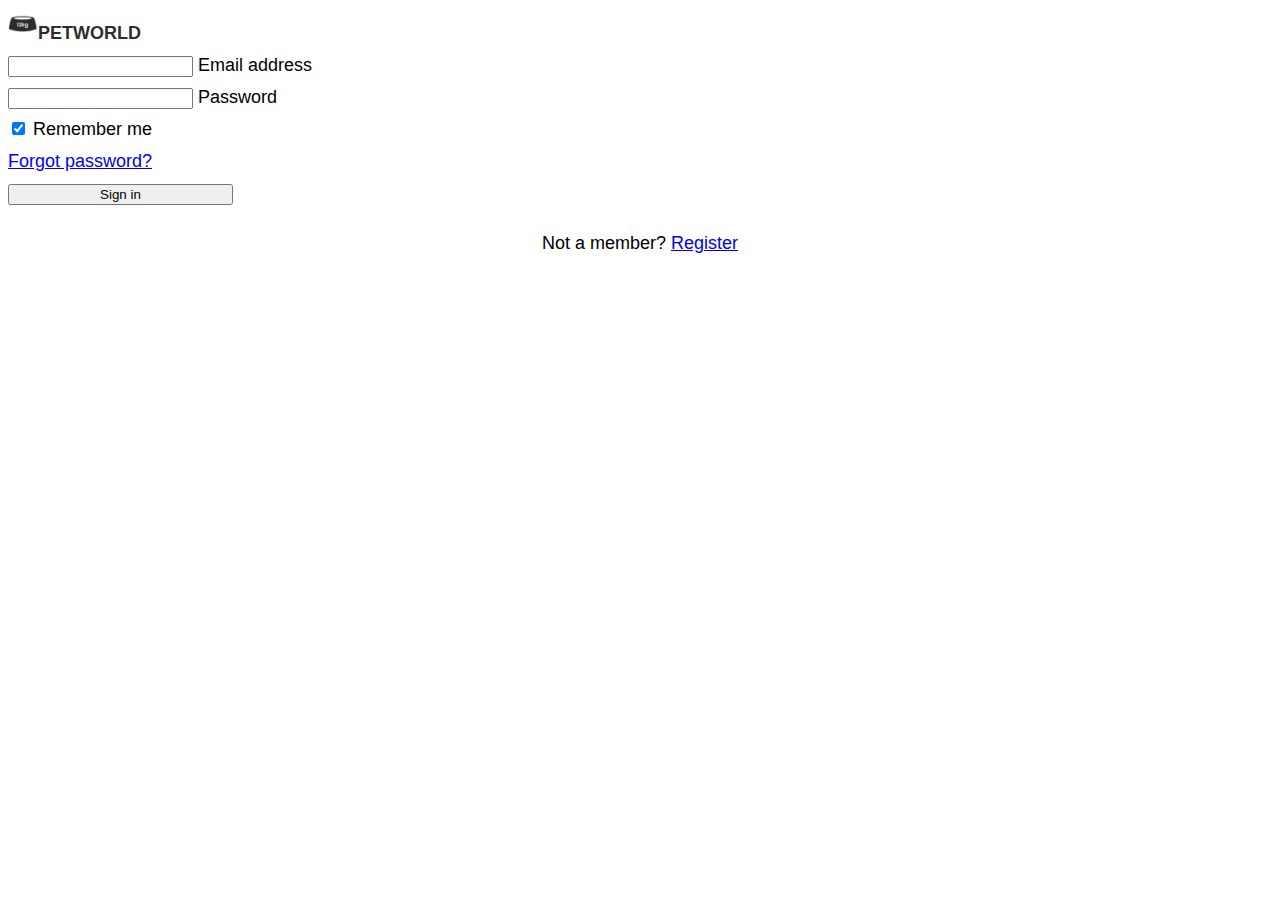
<file: login.html>
<!DOCTYPE html>
<html lang="en">
  <head>
    <!-- Required meta tags -->
    <meta charset="utf-8" />
    <meta name="viewport" content="width=device-width, initial-scale=1" />

    <!-- Bootstrap CSS -->
    <link href="https://cdn.jsdelivr.net/npm/bootstrap@5.0.2/dist/css/bootstrap.min.css" rel="stylesheet" integrity="sha384-EVSTQN3/azprG1Anm3QDgpJLIm9Nao0Yz1ztcQTwFspd3yD65VohhpuuCOmLASjC" crossorigin="anonymous" />

     <!-- Style-Ku -->
     <link rel="stylesheet" href="./css/style.css" />
        <!-- Logo  -->
    <link rel="icon" href="./assets/img/Logo.png" type="image/x-icon" />
    <title>Sign In</title>
  </head>
  <body>
    <!-- Optional JavaScript; choose one of the two! -->

    <!-- Option 1: Bootstrap Bundle with Popper -->
    <script src="https://cdn.jsdelivr.net/npm/bootstrap@5.0.2/dist/js/bootstrap.bundle.min.js" integrity="sha384-MrcW6ZMFYlzcLA8Nl+NtUVF0sA7MsXsP1UyJoMp4YLEuNSfAP+JcXn/tWtIaxVXM" crossorigin="anonymous"></script>

    <!-- Option 2: Separate Popper and Bootstrap JS -->
    <!--
    <script src="https://cdn.jsdelivr.net/npm/@popperjs/core@2.9.2/dist/umd/popper.min.js" integrity="sha384-IQsoLXl5PILFhosVNubq5LC7Qb9DXgDA9i+tQ8Zj3iwWAwPtgFTxbJ8NT4GN1R8p" crossorigin="anonymous"></script>
    <script src="https://cdn.jsdelivr.net/npm/bootstrap@5.0.2/dist/js/bootstrap.min.js" integrity="sha384-cVKIPhGWiC2Al4u+LWgxfKTRIcfu0JTxR+EQDz/bgldoEyl4H0zUF0QKbrJ0EcQF" crossorigin="anonymous"></script>
    -->

    <div class="container-md w-25 p-3">
        <form>
          <div class="d-flex flex-column align-items-center justify-content-center">
            <div class="d-md-flex flex-row justify-content-center py-5">
              
              <a href="index.html" class="link d-flex flex-row">
                <img src="./assets/img/Logo.png" alt="" width="30" class="d-inline-block align-text-top me-2" /><strong class="">PETWORLD</strong></a>
              </div>
            
            <!-- Email input -->
            <div class="form-outline mb-4 d-flex flex-column-reverse ">
              <input type="email" id="form2Example1" class="form-control w-auto" />
              <label class="form-label text-center" for="form2Example1">Email address</label>
            </div>
          
            <!-- Password input -->
            <div class="form-outline mb-4 d-flex flex-column-reverse">
              <input type="password" id="form2Example2" class="form-control w-auto" />
              <label class="form-label text-center" for="form2Example2">Password</label>
            </div>
          
            <!-- 2 column grid layout for inline styling -->
            <div class="row mb-4 d-flex flex-row flex-wrap">
              <div class="col d-flex justify-content-center">
                <!-- Checkbox -->
                <div class="form-check">
                  <input class="form-check-input" type="checkbox" value="" id="form2Example31" checked />
                  <label class="form-check-label text-nowrap" for="form2Example31"> Remember me </label>
                </div>
              </div>
          
              <div class="col">
                <!-- Simple link -->
                <a href="#!">Forgot password?</a>
              </div>
            </div>
          
            <!-- Submit button -->
            <button type="button" class="btn btn-primary btn-block mb-4 tombol">Sign in</button>
          
            <!-- Register buttons -->
            <div class="text-center">
              <p class="text-nowrap">Not a member? <a href="signin.html">Register</a></p>
            </div>
          </div>
          </form>
    </div>
    <form>
      
  </body>
</html>
</file>
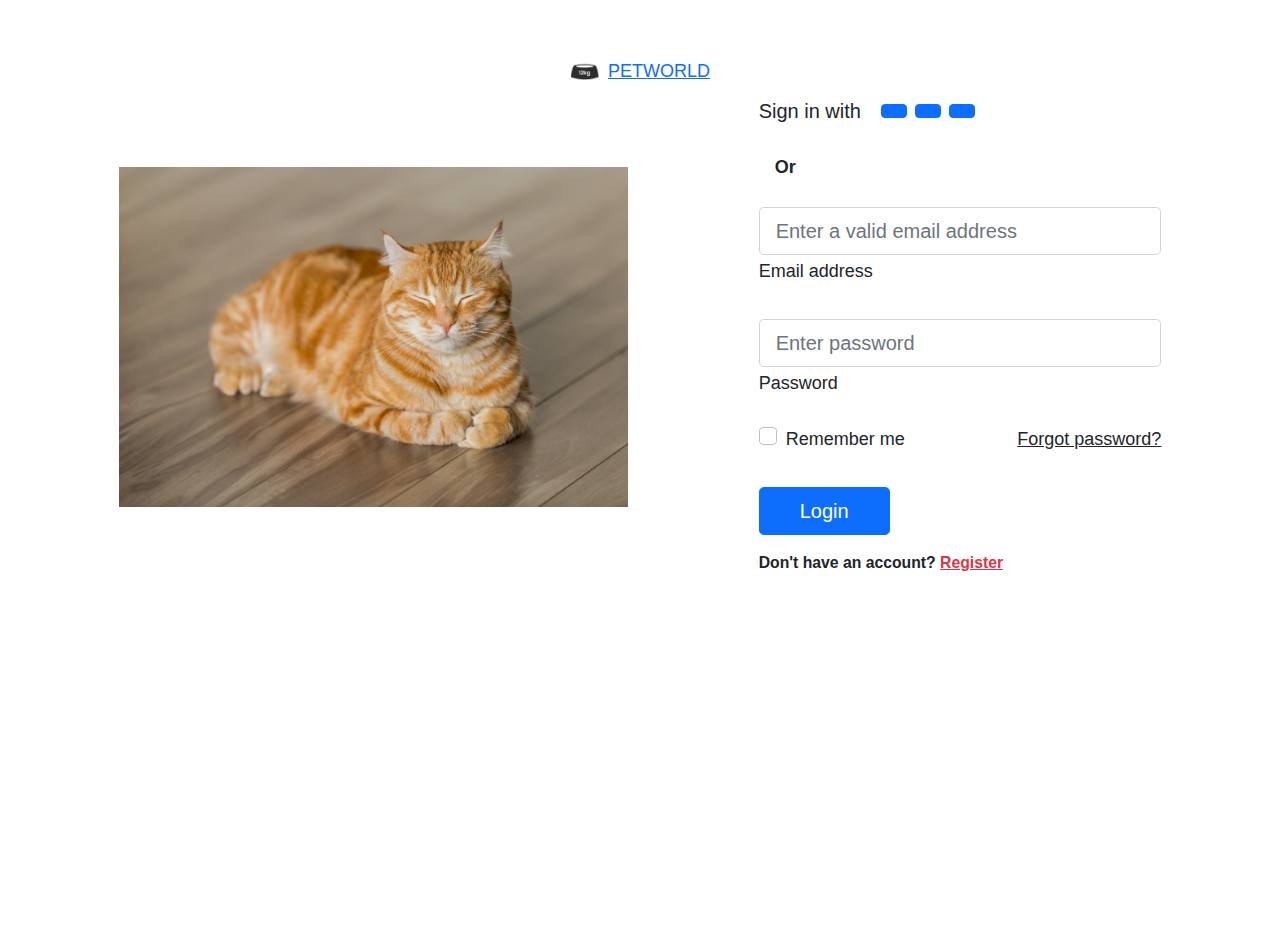
<file: newLogin.html>
<!DOCTYPE html>
<html lang="en">
  <head>
    <meta charset="UTF-8" />
    <meta http-equiv="X-UA-Compatible" content="IE=edge" />
    <meta name="viewport" content="width=device-width, initial-scale=1.0" />
    <title>Login</title>
    <link rel="stylesheet" href="./bootstrap/css/bootstrap.min.css" />
    <link rel="stylesheet" href="./css/style.css" />
  </head>
  <body>
    <section class="vh-100 mt-5">
      <div class="d-flex flex-row align-items-center justify-content-center ">
        <a class="d-flex flex-row align-items-center justify-content-center " href="index.html">
        <img src="./assets/img/Logo.png" alt="" width="30" class="d-inline-block align-text-top me-2 my-2" />
        PETWORLD
      </a>
    </div>
      <div class="container-fluid h-custom">
        <div class="row d-flex justify-content-center justify-content-center align-items-center h-100">
          <div class="col-md-9 col-lg-6 col-xl-5">
            <img src="./assets/img/kuching-oyen2.jpg" class="img-fluid" alt="Sample image" />
          </div>
          <div class="col-md-8 col-lg-6 col-xl-4 offset-xl-1">
            <form>
              <div class="d-flex flex-row align-items-center justify-content-center justify-content-lg-start">
                <p class="lead fw-normal mb-0 me-3">Sign in with</p>
                <button type="button" class="btn btn-primary btn-floating mx-1">
                  <i class="fab fa-facebook-f"></i>
                </button>

                <button type="button" class="btn btn-primary btn-floating mx-1">
                  <i class="fab fa-twitter"></i>
                </button>

                <button type="button" class="btn btn-primary btn-floating mx-1">
                  <i class="fab fa-linkedin-in"></i>
                </button>
              </div>

              <div class="divider d-flex align-items-center my-4">
                <p class="text-center fw-bold mx-3 mb-0">Or</p>
              </div>

              <!-- Email input -->
              <div class="form-outline mb-4">
                <input type="email" id="form3Example3" class="form-control form-control-lg" placeholder="Enter a valid email address" />
                <label class="form-label" for="form3Example3">Email address</label>
              </div>

              <!-- Password input -->
              <div class="form-outline mb-3">
                <input type="password" id="form3Example4" class="form-control form-control-lg" placeholder="Enter password" />
                <label class="form-label" for="form3Example4">Password</label>
              </div>

              <div class="d-flex justify-content-between align-items-center">
                <!-- Checkbox -->
                <div class="form-check mb-0">
                  <input class="form-check-input me-2" type="checkbox" value="" id="form2Example3" />
                  <label class="form-check-label" for="form2Example3"> Remember me </label>
                </div>
                <a href="#!" class="text-body">Forgot password?</a>
              </div>

              <div class="text-center text-lg-start mt-4 pt-2">
                <button type="button" class="btn btn-primary btn-lg" style="padding-left: 2.5rem; padding-right: 2.5rem">Login</button>
                <p class="small fw-bold mt-2 pt-1 mb-0">Don't have an account? <a href="newRegist.html" class="link-danger">Register</a></p>
              </div>
            </form>
          </div>
        </div>
      </div>
      
        <!-- Right -->
      </div>
    </section>
  </body>
</html>
</file>
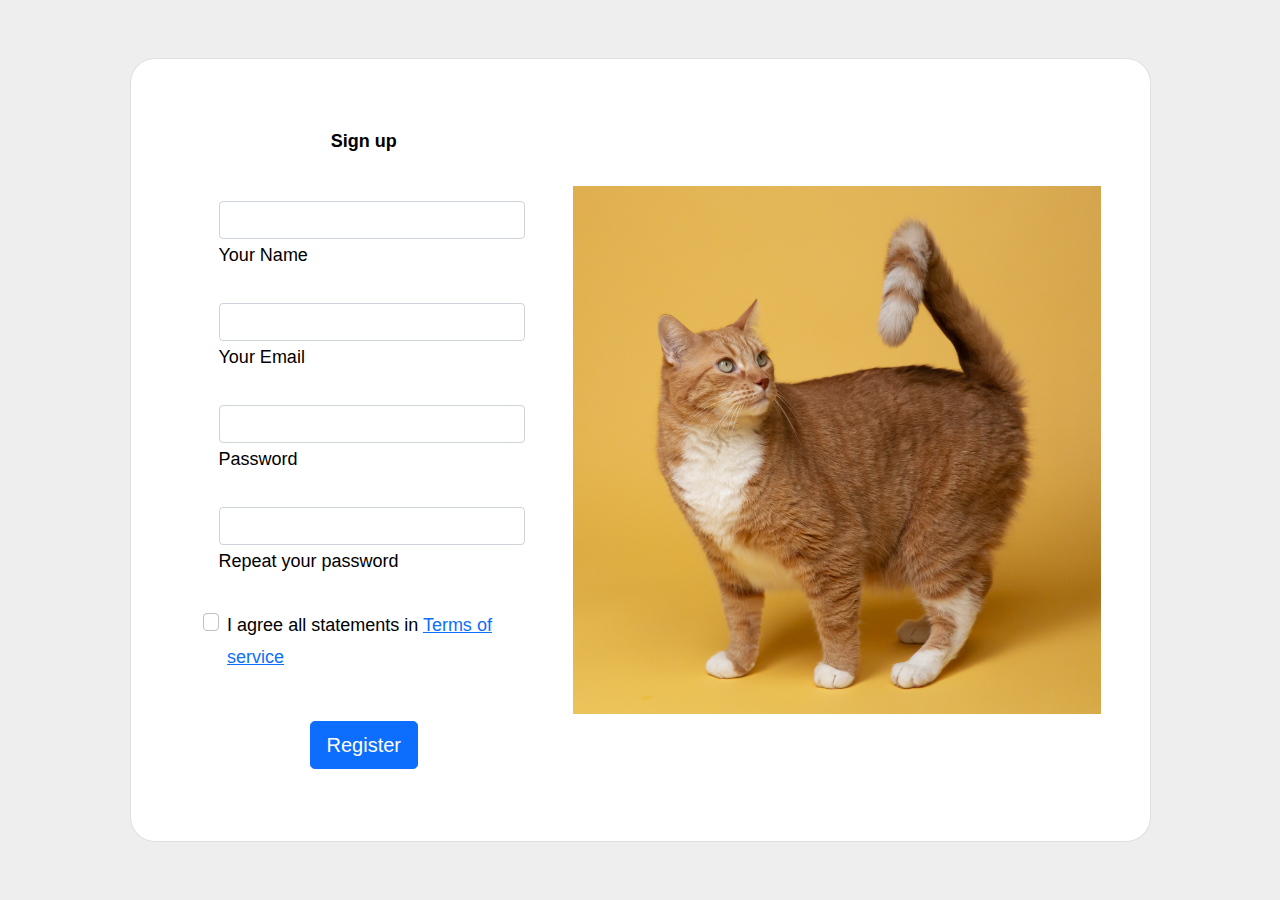
<file: newRegist.html>
<!DOCTYPE html>
<html lang="en">
  <head>
    <meta charset="UTF-8" />
    <meta http-equiv="X-UA-Compatible" content="IE=edge" />
    <meta name="viewport" content="width=device-width, initial-scale=1.0" />
    <title>Sign up</title>
    <link rel="stylesheet" href="./bootstrap/css/bootstrap.min.css" />
    <link rel="stylesheet" href="./css/style.css" />
  </head>
  <body>
    <section class="vh-100" style="background-color: #eee">
      <div class="container h-100">
        <div class="row d-flex justify-content-center align-items-center h-100">
          <div class="col-lg-12 col-xl-11">
            <div class="card text-black" style="border-radius: 25px">
              <div class="card-body p-md-5">
                <div class="row justify-content-center">
                  <div class="col-md-10 col-lg-6 col-xl-5 order-2 order-lg-1">
                    <p class="text-center h1 fw-bold mb-5 mx-1 mx-md-4 mt-4">Sign up</p>

                    <form class="mx-1 mx-md-4">
                      <div class="d-flex flex-row align-items-center mb-4">
                        <i class="fas fa-user fa-lg me-3 fa-fw"></i>
                        <div class="form-outline flex-fill mb-0">
                          <input type="text" id="form3Example1c" class="form-control" />
                          <label class="form-label" for="form3Example1c">Your Name</label>
                        </div>
                      </div>

                      <div class="d-flex flex-row align-items-center mb-4">
                        <i class="fas fa-envelope fa-lg me-3 fa-fw"></i>
                        <div class="form-outline flex-fill mb-0">
                          <input type="email" id="form3Example3c" class="form-control" />
                          <label class="form-label" for="form3Example3c">Your Email</label>
                        </div>
                      </div>

                      <div class="d-flex flex-row align-items-center mb-4">
                        <i class="fas fa-lock fa-lg me-3 fa-fw"></i>
                        <div class="form-outline flex-fill mb-0">
                          <input type="password" id="form3Example4c" class="form-control" />
                          <label class="form-label" for="form3Example4c">Password</label>
                        </div>
                      </div>

                      <div class="d-flex flex-row align-items-center mb-4">
                        <i class="fas fa-key fa-lg me-3 fa-fw"></i>
                        <div class="form-outline flex-fill mb-0">
                          <input type="password" id="form3Example4cd" class="form-control" />
                          <label class="form-label" for="form3Example4cd">Repeat your password</label>
                        </div>
                      </div>

                      <div class="form-check d-flex justify-content-center mb-5">
                        <input class="form-check-input me-2" type="checkbox" value="" id="form2Example3c" />
                        <label class="form-check-label" for="form2Example3"> I agree all statements in <a href="#!">Terms of service</a> </label>
                      </div>

                      <div class="d-flex justify-content-center mx-4 mb-3 mb-lg-4">
                        <button type="button" class="btn btn-primary btn-lg">Register</button>
                      </div>
                    </form>
                  </div>
                  <div class="col-md-10 col-lg-6 col-xl-7 d-flex align-items-center order-1 order-lg-2">
                    <img src="./assets/img/kuching-oyen.jpg" class="img-fluid" alt="Sample image" />
                  </div>
                </div>
              </div>
            </div>
          </div>
        </div>
      </div>
    </section>
  </body>
</html>
</file>
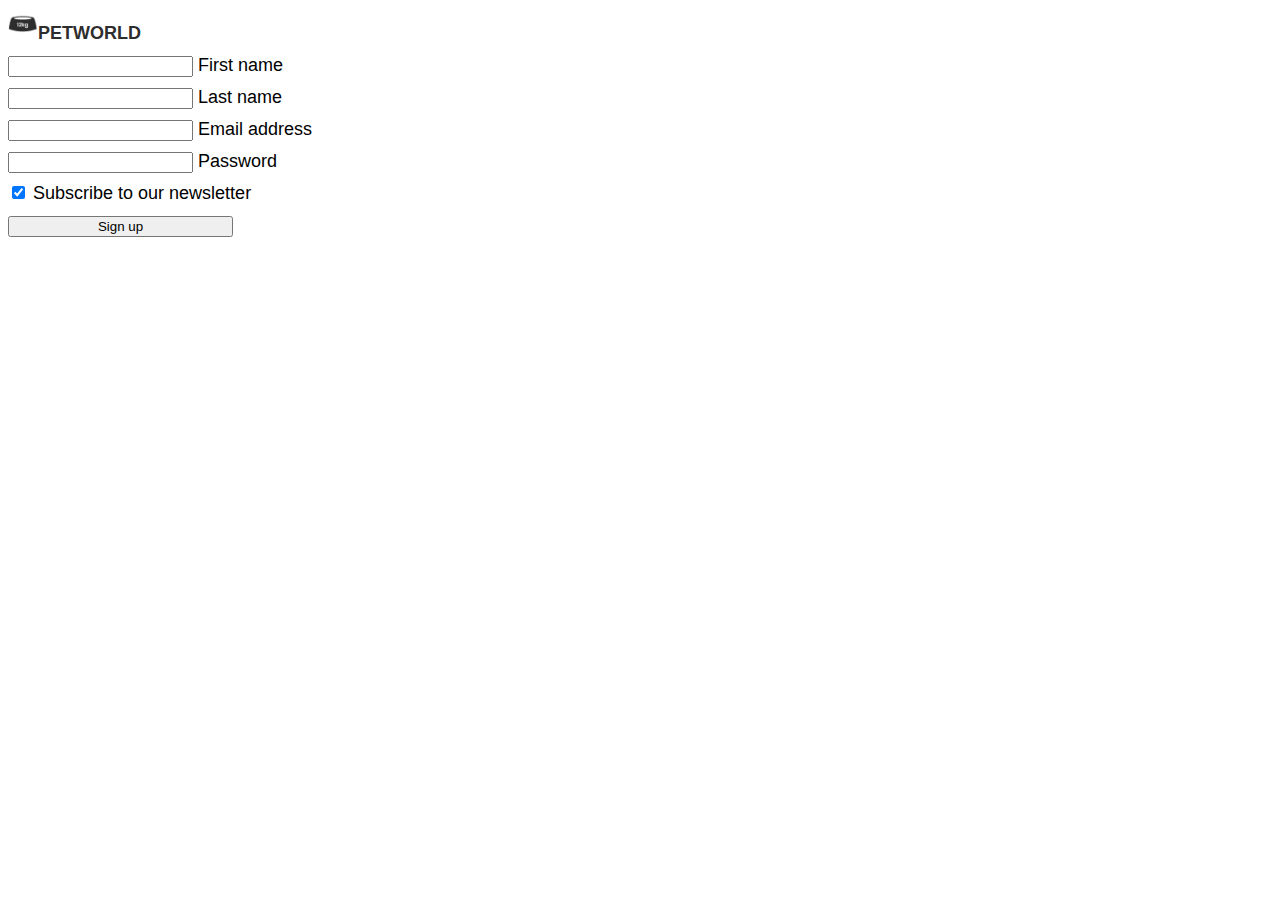
<file: signin.html>
<!DOCTYPE html>
<html lang="en">
  <head>
    <!-- Required meta tags -->
    <meta charset="utf-8" />
    <meta name="viewport" content="width=device-width, initial-scale=1" />

    <!-- Bootstrap CSS -->
    <link href="https://cdn.jsdelivr.net/npm/bootstrap@5.0.2/dist/css/bootstrap.min.css" rel="stylesheet" integrity="sha384-EVSTQN3/azprG1Anm3QDgpJLIm9Nao0Yz1ztcQTwFspd3yD65VohhpuuCOmLASjC" crossorigin="anonymous" />

    <!-- Style-Ku -->
    <link rel="stylesheet" href="./css/style.css" />
    <!-- Logo  -->
    <link rel="icon" href="./assets/img/Logo.png" type="image/x-icon" />
    <title>Sign Up</title>
  </head>
  <body>
    <!-- Optional JavaScript; choose one of the two! -->

    <!-- Option 1: Bootstrap Bundle with Popper -->
    <script src="https://cdn.jsdelivr.net/npm/bootstrap@5.0.2/dist/js/bootstrap.bundle.min.js" integrity="sha384-MrcW6ZMFYlzcLA8Nl+NtUVF0sA7MsXsP1UyJoMp4YLEuNSfAP+JcXn/tWtIaxVXM" crossorigin="anonymous"></script>

    <!-- Option 2: Separate Popper and Bootstrap JS -->
    <!--
    <script src="https://cdn.jsdelivr.net/npm/@popperjs/core@2.9.2/dist/umd/popper.min.js" integrity="sha384-IQsoLXl5PILFhosVNubq5LC7Qb9DXgDA9i+tQ8Zj3iwWAwPtgFTxbJ8NT4GN1R8p" crossorigin="anonymous"></script>
    <script src="https://cdn.jsdelivr.net/npm/bootstrap@5.0.2/dist/js/bootstrap.min.js" integrity="sha384-cVKIPhGWiC2Al4u+LWgxfKTRIcfu0JTxR+EQDz/bgldoEyl4H0zUF0QKbrJ0EcQF" crossorigin="anonymous"></script>
    -->

    <div class="container-md w-50">
      <form>
        <div class="d-flex flex-column align-items-center justify-content-center">
          <div class="d-md-flex flex-row justify-content-center py-5">
            <a href="index.html" class="link d-flex flex-row"> <img src="./assets/img/Logo.png" alt="" width="30" class="d-inline-block align-text-top me-2" /><strong class="">PETWORLD</strong></a>
          </div>
          <!-- 2 column grid layout with text inputs for the first and last names -->
          <div class="row mb-4">
            <div class="col">
              <div class="form-outline d-flex flex-column-reverse">
                <input type="text" id="form3Example1" class="form-control w-auto" />
                <label class="form-label text-center text-nowrap" for="form3Example1">First name</label>
              </div>
            </div>
            <div class="col">
              <div class="form-outline d-flex flex-column-reverse">
                <input type="text" id="form3Example2" class="form-control w-auto" />
                <label class="form-label text-center text-nowrap" for="form3Example2">Last name</label>
              </div>
            </div>
          </div>

          <!-- Email input -->
          <div class="form-outline mb-4 d-flex flex-column-reverse">
            <input type="email" id="form3Example3" class="form-control w-auto" />
            <label class="form-label text-center text-nowrap" for="form3Example3">Email address</label>
          </div>

          <!-- Password input -->
          <div class="form-outline mb-4 d-flex flex-column-reverse">
            <input type="password" id="form3Example4" class="form-control w-auto" />
            <label class="form-label text-center text-nowrap" for="form3Example4">Password</label>
          </div>

          <!-- Checkbox -->
          <div class="form-check d-flex justify-content-center mb-4">
            <input class="form-check-input me-2" type="checkbox" value="" id="form2Example33" checked />
            <label class="form-check-label text-center text-nowrap" for="form2Example33"> Subscribe to our newsletter </label>
          </div>

          <!-- Submit button -->
          <button type="submit" class="btn btn-primary btn-block mb-4 tombol">Sign up</button>

          <!-- Register buttons -->
          <div class="text-center"></div>
        </div>
      </form>
    </div>
  </body>
</html>
</file>
<file: css/style.css>
body {
  font-family: "Poppins", sans-serif;
  line-height: 32px;
  font-size: 18px;
}
.white {
  background-color: #ffffff;
}

.hero-tagline {
  text-align: center;
  font-style: normal;
  font-weight: 600;
  font-size: 44px;
}

.navbar-brand {
  font-weight: 700;
  font-size: 20px;
}

.btn-Sign-up {
  background-color: transparent;
  border: none;
  width: 60px;
  font-size: 10px;
}

.btn-Log-in {
  height: 30px;
  border-radius: 10px;
  width: 60px;
  font-size: 10px;
}

.btn-get-started {
  width: 203px;
  height: 64px;
  background: #dfbf70;
  border-radius: 10px;
}

.text-center {
  text-align: center;
  font-size: 18px;
}

.semi-bold {
  font-weight: 600;
  font-size: 18px;
  line-height: 32px;
}

.link {
  text-decoration: none;
  font-size: 18px;
  line-height: 32px;
  color: #2d2d2d;
}

.hide {
  visibility: hidden;
}

.hidden:hover + .hide {
  visibility: visible;
}

.sponsor {
  width: 20%;
}

.tombol {
  width: 225px;
}

.mas-bewok {
  width: 100%;
}

@media (min-width: 576px) {
  .hero-tagline {
    font-size: 80px;
  }
}

@media (min-width: 768px) {
  .mas-bewok {
    width: auto;
  }

  .posisi {
    margin-left: auto;
  }

  .btn-Log-in {
    height: 45px;
    width: 100px;
    font-size: 18px;
  }
  .btn-Sign-up {
    width: 100px;
    font-size: 18px;
  }
  .hero-tagline {
    text-align: start;
    font-size: 50px;
  }

  .hide {
    visibility: visible;
  }

  .link {
    font-size: 15px;
  }
  .semi-bold {
    font-size: 15px;
  }

  .field {
    height: 38px;
    width: 200px;
  }
  .social-media {
    padding-left: 60px;
  }
}

@media (min-width: 992px) {
  .mas-bewok {
    margin-right: 10%;
  }
  .social-media {
    padding-left: 200px;
  }

  .link {
    font-size: 18px;
  }
  .semi-bold {
    font-size: 18px;
  }

  .field {
    height: 38px;
    width: 300px;
  }
  .btn-send {
    width: 150px;
  }
  .hero-tagline {
    text-align: start;
    font-size: 80px;
  }
}

@media (min-width: 1200px) {
  .mas-bewok {
    width: 100%;
  }
  .social-media {
    padding-left: 300px;
  }

  .btn-send {
    width: 150px;
    margin-right: 30px;
  }
  .padd {
    padding-right: 10px;
  }
}
</file>
